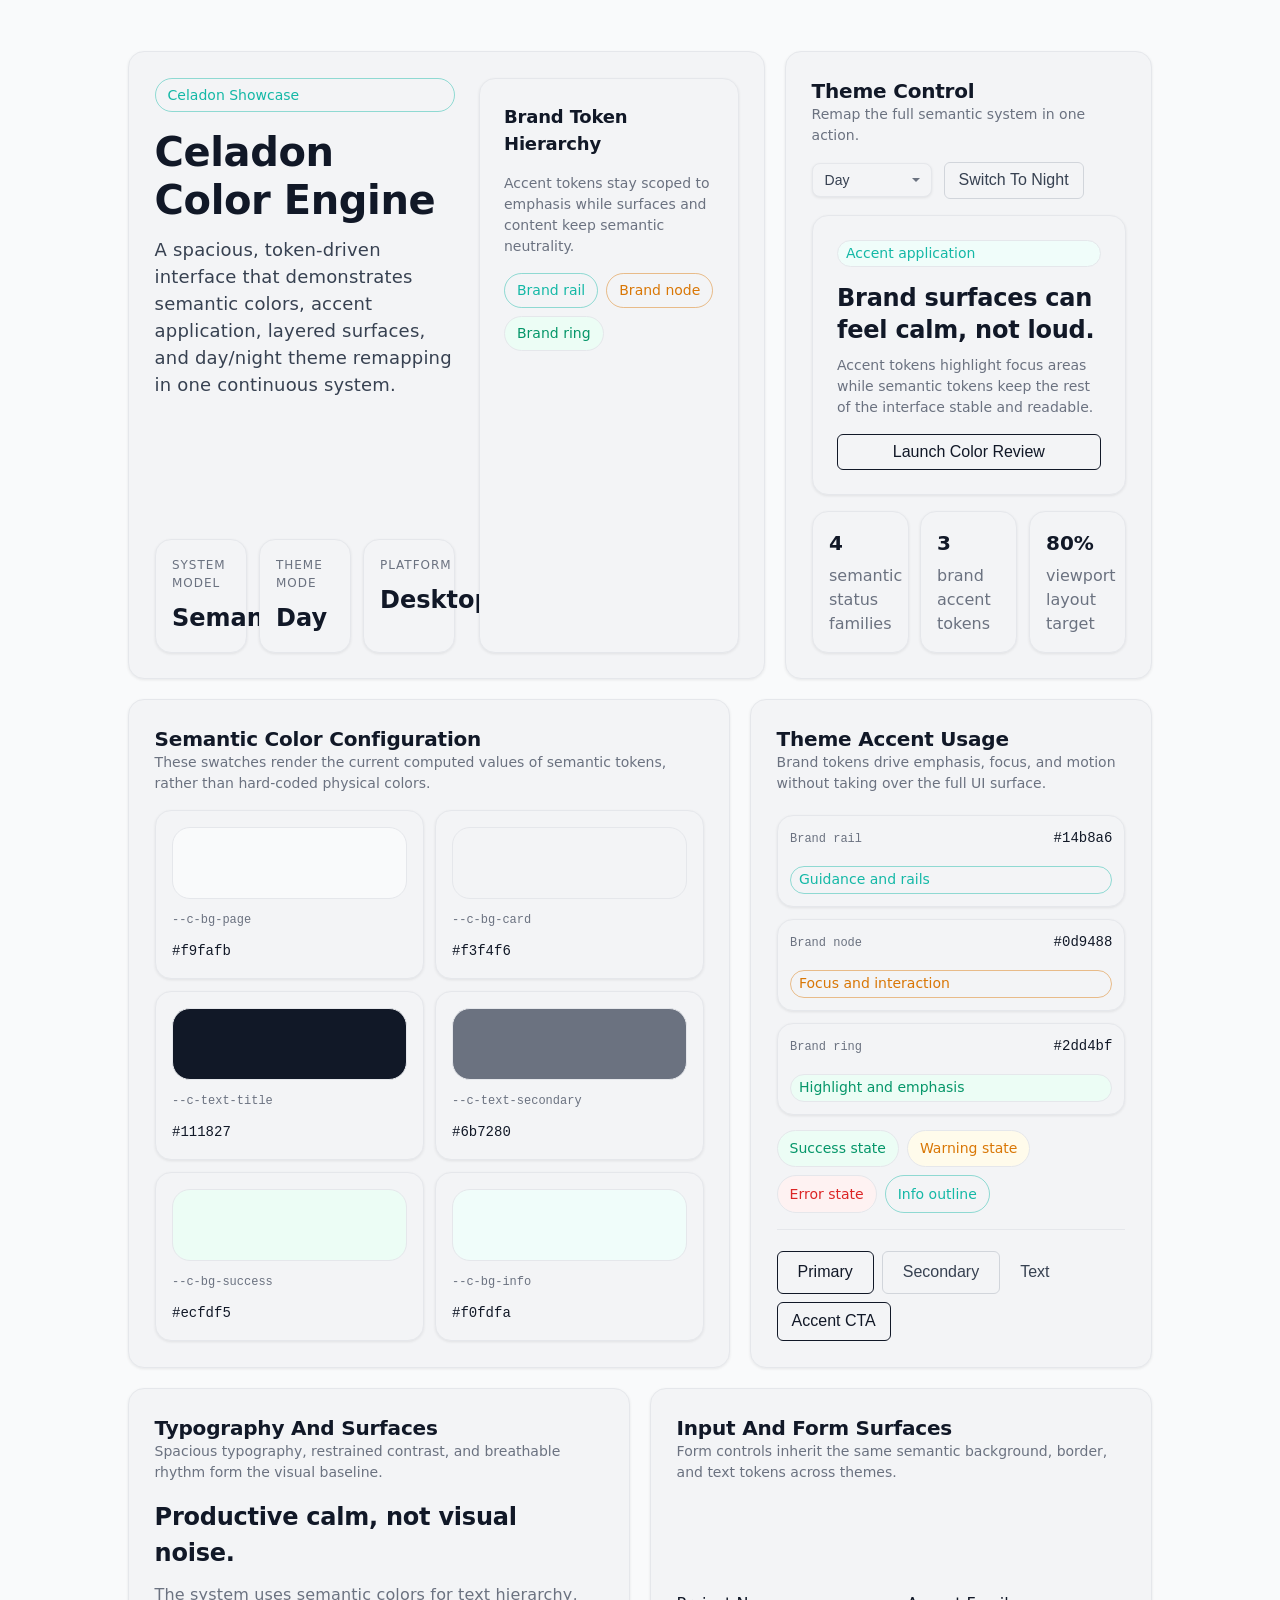
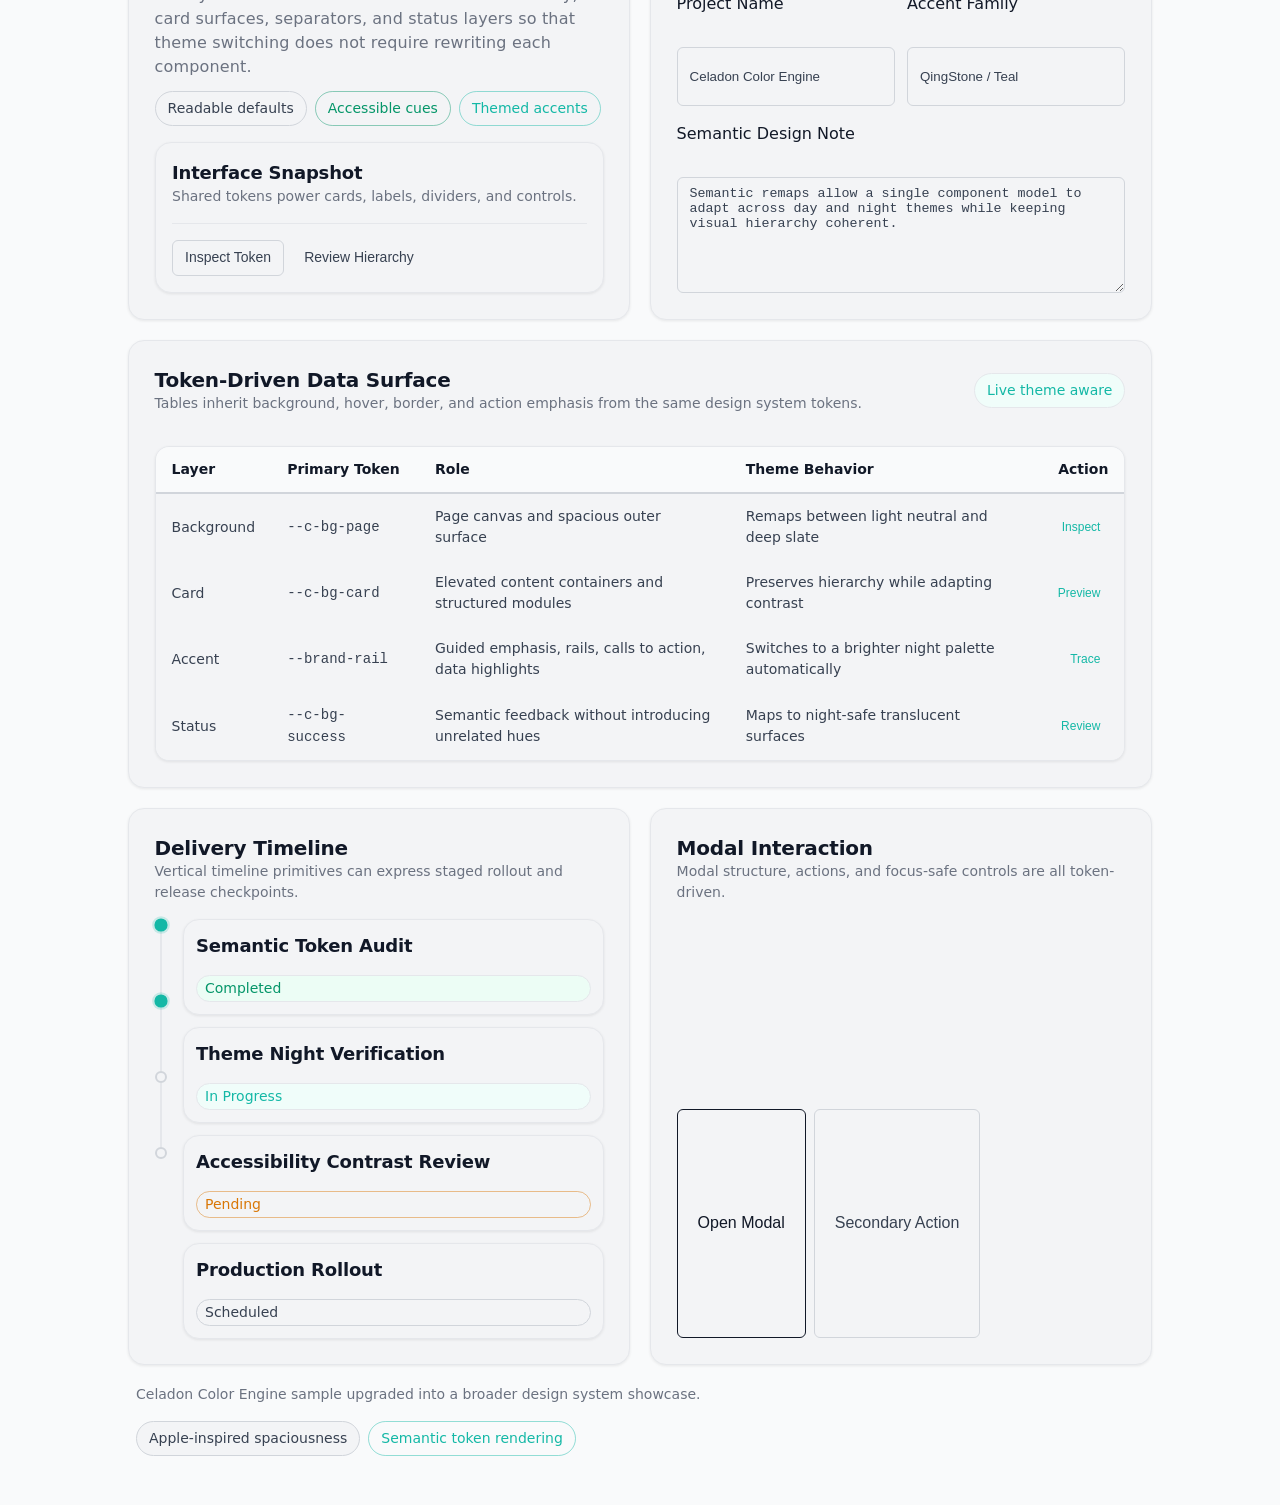
<file: samples/basic/index.html>
<!doctype html>
<html lang="zh-CN">
  <head>
    <meta charset="UTF-8" />
    <meta name="viewport" content="width=device-width, initial-scale=1.0" />
    <title>Celadon Color Engine Showcase</title>
    <link rel="stylesheet" href="../../index.css" />
    <link rel="stylesheet" href="../../desktop.css" />
    <style>
      :root {
        --sample-shell-width: min(80vw, 1440px);
      }

      * {
        box-sizing: border-box;
      }

      html,
      body {
        min-height: 100%;
      }

      body {
        margin: 0;
        min-height: 100vh;
        background: var(--c-bg-page);
      }

      .sample-app {
        width: var(--sample-shell-width);
        min-height: 80vh;
        margin: 0 auto;
        padding: clamp(24px, 4vw, 56px) 0;
      }

      .sample-stack {
        display: grid;
        gap: var(--space-4);
      }

      .sample-dashboard {
        display: grid;
        gap: var(--space-5);
      }

      .sample-grid {
        display: grid;
        gap: var(--space-5);
      }

      .sample-grid-top {
        grid-template-columns: minmax(0, 1.65fr) minmax(320px, 0.95fr);
      }

      .sample-grid-middle {
        grid-template-columns: minmax(0, 1.2fr) minmax(0, 0.8fr);
      }

      .sample-grid-lower {
        grid-template-columns: minmax(0, 1fr) minmax(0, 1fr);
      }

      .sample-panel {
        position: relative;
        overflow: hidden;
        padding: clamp(20px, 2vw, 32px);
      }

      .sample-hero {
        display: grid;
        grid-template-columns: minmax(0, 1.2fr) minmax(260px, 0.8fr);
        gap: var(--space-6);
        min-height: 340px;
      }

      .sample-hero-copy {
        display: grid;
        align-content: space-between;
        gap: var(--space-5);
      }

      .sample-hero-copy p {
        max-width: 56ch;
      }

      .sample-highlight-grid {
        display: grid;
        grid-template-columns: repeat(3, minmax(0, 1fr));
        gap: var(--space-3);
      }

      .sample-stat {
        padding: var(--space-4);
      }

      .sample-stat-label {
        display: block;
        margin-bottom: var(--space-2);
        color: var(--c-text-secondary);
        font-size: var(--fs-xs);
        text-transform: uppercase;
        letter-spacing: 0.08em;
      }

      .sample-stat-value {
        font-size: var(--fs-2xl);
        font-weight: var(--fw-semibold);
        color: var(--c-text-title);
      }

      .sample-accent-panel {
        display: grid;
        gap: var(--space-4);
        align-content: start;
      }

      .sample-toolbar {
        display: flex;
        flex-wrap: wrap;
        align-items: center;
        justify-content: space-between;
        gap: var(--space-4);
      }

      .sample-toolbar-actions {
        display: flex;
        flex-wrap: wrap;
        align-items: center;
        gap: var(--space-3);
      }

      .sample-kpi-row {
        display: grid;
        grid-template-columns: repeat(3, minmax(0, 1fr));
        gap: var(--space-3);
      }

      .sample-kpi {
        padding: var(--space-4);
      }

      .sample-kpi strong {
        display: block;
        margin-bottom: 6px;
        font-size: var(--fs-xl);
        color: var(--c-text-title);
      }

      .sample-actions {
        display: flex;
        flex-wrap: wrap;
        gap: var(--space-2);
      }

      .sample-token-grid {
        display: grid;
        grid-template-columns: repeat(2, minmax(0, 1fr));
        gap: var(--space-3);
      }

      .sample-token-card {
        display: grid;
        gap: var(--space-3);
        padding: var(--space-4);
      }

      .sample-swatch {
        width: 100%;
        height: 72px;
        border-radius: 18px;
        border: var(--bw-1) solid var(--c-border-light);
        background: var(--sample-swatch);
      }

      .sample-token-name {
        font-family: var(--font-mono);
        font-size: var(--fs-xs);
        color: var(--c-text-secondary);
      }

      .sample-token-value {
        font-family: var(--font-mono);
        font-size: var(--fs-sm);
        color: var(--c-text-title);
      }

      .sample-metric-rail {
        display: grid;
        gap: var(--space-3);
      }

      .sample-preview-card {
        display: grid;
        gap: var(--space-4);
      }

      .sample-chip-row {
        display: flex;
        flex-wrap: wrap;
        gap: var(--space-2);
      }

      .sample-type-stack {
        display: grid;
        gap: var(--space-3);
      }

      .sample-field {
        display: grid;
        gap: var(--space-2);
      }

      .sample-field label {
        color: var(--c-text-title);
        font-weight: var(--fw-medium);
      }

      .sample-form-grid {
        display: grid;
        grid-template-columns: repeat(2, minmax(0, 1fr));
        gap: var(--space-3);
      }

      .sample-table-caption {
        display: flex;
        justify-content: space-between;
        gap: var(--space-3);
        align-items: center;
        margin-bottom: var(--space-4);
        flex-wrap: wrap;
      }

      .sample-muted {
        color: var(--c-text-secondary);
      }

      .sample-note {
        max-width: 70ch;
      }

      .sample-footer {
        display: flex;
        justify-content: space-between;
        align-items: center;
        gap: var(--space-4);
        flex-wrap: wrap;
        padding: 0 var(--space-2);
      }

      .sample-timeline-layout {
        display: grid;
        grid-template-columns: auto minmax(0, 1fr);
        gap: var(--space-4);
        align-items: start;
      }

      .sample-timeline {
        --timeline-length: 240px;
      }

      .sample-timeline-events {
        display: grid;
        gap: var(--space-3);
      }

      .sample-modal-trigger-row {
        display: flex;
        gap: var(--space-2);
        flex-wrap: wrap;
      }

      /* Keep page hover interactions available when modal is closed. */
      .celadon-modal[aria-hidden="true"] .celadon-modal--overlay,
      .celadon-modal[aria-hidden="true"] .celadon-modal--content {
        pointer-events: none;
      }

      @media (max-width: 1180px) {
        :root {
          --sample-shell-width: min(92vw, 1440px);
        }

        .sample-grid-top,
        .sample-grid-middle,
        .sample-grid-lower,
        .sample-hero {
          grid-template-columns: 1fr;
        }
      }

      @media (max-width: 768px) {
        .sample-highlight-grid,
        .sample-kpi-row,
        .sample-token-grid,
        .sample-form-grid,
        .sample-timeline-layout {
          grid-template-columns: 1fr;
        }

        .sample-app {
          width: min(94vw, 1440px);
        }

        .sample-panel {
          padding: var(--space-5);
        }

        .sample-accent-panel {
          min-height: auto;
        }
      }
    </style>
  </head>
  <body class="theme-day">
    <main class="sample-app">
      <div class="sample-dashboard">
        <section class="sample-grid sample-grid-top">
          <article class="sample-panel sample-hero celadon-card celadon-card--large">
            <div class="sample-hero-copy">
              <div class="sample-stack">
                <span class="celadon-status celadon-status--outline celadon-status--info">
                  <span class="celadon-status__text">Celadon Showcase</span>
                </span>
                <div class="sample-stack" style="gap: var(--space-3)">
                  <h1 class="article-title-large">Celadon Color Engine</h1>
                  <p class="article-subtitle sample-note">
                    A spacious, token-driven interface that demonstrates semantic
                    colors, accent application, layered surfaces, and day/night
                    theme remapping in one continuous system.
                  </p>
                </div>
              </div>

              <div class="sample-highlight-grid">
                <div class="sample-stat celadon-card">
                  <span class="sample-stat-label">System Model</span>
                  <span class="sample-stat-value">Semantic</span>
                </div>
                <div class="sample-stat celadon-card">
                  <span class="sample-stat-label">Theme Mode</span>
                  <span class="sample-stat-value" id="theme-mode-label">Day</span>
                </div>
                <div class="sample-stat celadon-card">
                  <span class="sample-stat-label">Platform</span>
                  <span class="sample-stat-value">Desktop</span>
                </div>
              </div>
            </div>

            <div class="sample-accent-panel celadon-card celadon-card--large">
              <p class="sw-title-small">Brand Token Hierarchy</p>
              <p class="sw-subtitle-small sample-muted">
                Accent tokens stay scoped to emphasis while surfaces and content keep
                semantic neutrality.
              </p>
              <div class="sample-chip-row">
                <span class="celadon-status celadon-status--outline celadon-status--info">
                  <span class="celadon-status__text">Brand rail</span>
                </span>
                <span class="celadon-status celadon-status--outline celadon-status--warning">
                  <span class="celadon-status__text">Brand node</span>
                </span>
                <span class="celadon-status celadon-status--subtle celadon-status--success">
                  <span class="celadon-status__text">Brand ring</span>
                </span>
              </div>
            </div>
          </article>

          <aside class="sample-panel sample-stack celadon-card celadon-card--large">
            <div class="sample-toolbar">
              <div>
                <p class="sw-title">Theme Control</p>
                <p class="sw-subtitle-small sample-muted">
                  Remap the full semantic system in one action.
                </p>
              </div>
              <div class="sample-toolbar-actions">
                <div class="theme-selector-container">
                  <select id="theme-select" class="theme-selector-dropdown">
                    <option value="theme-day">Day</option>
                    <option value="theme-night">Night</option>
                  </select>
                  <span class="theme-selector-arrow"></span>
                </div>
                <button
                  id="theme-toggle"
                  type="button"
                  class="celadon-btn celadon-btn--secondary celadon-btn--pill"
                  aria-pressed="false"
                >
                  Switch To Night
                </button>
              </div>
            </div>

            <div class="sample-preview-card celadon-card celadon-card--large">
              <span class="celadon-status celadon-status--sm celadon-status--subtle celadon-status--info">
                <span class="celadon-status__text">Accent application</span>
              </span>
              <div class="sample-stack" style="gap: var(--space-2)">
                <strong class="sw-title-large">Brand surfaces can feel calm, not loud.</strong>
                <p class="sw-subtitle-small">
                  Accent tokens highlight focus areas while semantic tokens keep
                  the rest of the interface stable and readable.
                </p>
              </div>
              <button type="button" class="celadon-btn celadon-btn--primary celadon-btn--pill">
                Launch Color Review
              </button>
            </div>

            <div class="sample-kpi-row">
              <div class="sample-kpi celadon-card">
                <strong>4</strong>
                <span class="sample-muted">semantic status families</span>
              </div>
              <div class="sample-kpi celadon-card">
                <strong>3</strong>
                <span class="sample-muted">brand accent tokens</span>
              </div>
              <div class="sample-kpi celadon-card">
                <strong>80%</strong>
                <span class="sample-muted">viewport layout target</span>
              </div>
            </div>
          </aside>
        </section>

        <section class="sample-grid sample-grid-middle">
          <article class="sample-panel sample-stack celadon-card celadon-card--large">
            <div>
              <p class="sw-title">Semantic Color Configuration</p>
              <p class="sw-subtitle-small sample-muted">
                These swatches render the current computed values of semantic
                tokens, rather than hard-coded physical colors.
              </p>
            </div>

            <div class="sample-token-grid">
              <div class="sample-token-card celadon-card">
                <div class="sample-swatch" style="--sample-swatch: var(--c-bg-page)"></div>
                <span class="sample-token-name">--c-bg-page</span>
                <span class="sample-token-value" data-token-value="--c-bg-page"></span>
              </div>
              <div class="sample-token-card celadon-card">
                <div class="sample-swatch" style="--sample-swatch: var(--c-bg-card)"></div>
                <span class="sample-token-name">--c-bg-card</span>
                <span class="sample-token-value" data-token-value="--c-bg-card"></span>
              </div>
              <div class="sample-token-card celadon-card">
                <div class="sample-swatch" style="--sample-swatch: var(--c-text-title)"></div>
                <span class="sample-token-name">--c-text-title</span>
                <span class="sample-token-value" data-token-value="--c-text-title"></span>
              </div>
              <div class="sample-token-card celadon-card">
                <div class="sample-swatch" style="--sample-swatch: var(--c-text-secondary)"></div>
                <span class="sample-token-name">--c-text-secondary</span>
                <span class="sample-token-value" data-token-value="--c-text-secondary"></span>
              </div>
              <div class="sample-token-card celadon-card">
                <div class="sample-swatch" style="--sample-swatch: var(--c-bg-success)"></div>
                <span class="sample-token-name">--c-bg-success</span>
                <span class="sample-token-value" data-token-value="--c-bg-success"></span>
              </div>
              <div class="sample-token-card celadon-card">
                <div class="sample-swatch" style="--sample-swatch: var(--c-bg-info)"></div>
                <span class="sample-token-name">--c-bg-info</span>
                <span class="sample-token-value" data-token-value="--c-bg-info"></span>
              </div>
            </div>
          </article>

          <article class="sample-panel sample-stack celadon-card celadon-card--large">
            <div>
              <p class="sw-title">Theme Accent Usage</p>
              <p class="sw-subtitle-small sample-muted">
                Brand tokens drive emphasis, focus, and motion without taking
                over the full UI surface.
              </p>
            </div>

            <div class="sample-metric-rail">
              <div class="celadon-card celadon-card--compact sample-stack">
                <div class="sample-toolbar">
                  <span class="sample-token-name">Brand rail</span>
                  <span class="sample-token-value" data-token-value="--brand-rail"></span>
                </div>
                <span class="celadon-status celadon-status--sm celadon-status--outline celadon-status--info">
                  <span class="celadon-status__text">Guidance and rails</span>
                </span>
              </div>
              <div class="celadon-card celadon-card--compact sample-stack">
                <div class="sample-toolbar">
                  <span class="sample-token-name">Brand node</span>
                  <span class="sample-token-value" data-token-value="--brand-node"></span>
                </div>
                <span class="celadon-status celadon-status--sm celadon-status--outline celadon-status--warning">
                  <span class="celadon-status__text">Focus and interaction</span>
                </span>
              </div>
              <div class="celadon-card celadon-card--compact sample-stack">
                <div class="sample-toolbar">
                  <span class="sample-token-name">Brand ring</span>
                  <span class="sample-token-value" data-token-value="--brand-ring"></span>
                </div>
                <span class="celadon-status celadon-status--sm celadon-status--subtle celadon-status--success">
                  <span class="celadon-status__text">Highlight and emphasis</span>
                </span>
              </div>
            </div>

            <div class="sample-chip-row">
              <span class="celadon-status celadon-status--subtle celadon-status--success">
                <span class="celadon-status__text">Success state</span>
              </span>
              <span class="celadon-status celadon-status--subtle celadon-status--warning">
                <span class="celadon-status__text">Warning state</span>
              </span>
              <span class="celadon-status celadon-status--subtle celadon-status--error">
                <span class="celadon-status__text">Error state</span>
              </span>
              <span class="celadon-status celadon-status--outline celadon-status--info">
                <span class="celadon-status__text">Info outline</span>
              </span>
            </div>

            <div class="themed-divider"></div>

            <div class="sample-actions">
              <button type="button" class="celadon-btn celadon-btn--primary">
                Primary
              </button>
              <button type="button" class="celadon-btn celadon-btn--secondary">
                Secondary
              </button>
              <button type="button" class="celadon-btn celadon-btn--text">
                Text
              </button>
              <button type="button" class="celadon-btn celadon-btn--primary celadon-btn--pill">
                Accent CTA
              </button>
            </div>
          </article>
        </section>

        <section class="sample-grid sample-grid-lower">
          <article class="sample-panel sample-stack celadon-card celadon-card--large">
            <div>
              <p class="sw-title">Typography And Surfaces</p>
              <p class="sw-subtitle-small sample-muted">
                Spacious typography, restrained contrast, and breathable rhythm
                form the visual baseline.
              </p>
            </div>

            <div class="sample-type-stack">
              <h2 class="article-title-small">Productive calm, not visual noise.</h2>
              <p class="article-subtitle-small">
                The system uses semantic colors for text hierarchy, card surfaces,
                separators, and status layers so that theme switching does not
                require rewriting each component.
              </p>
              <div class="sample-chip-row">
                <span class="celadon-status celadon-status--neutral">
                  <span class="celadon-status__text">Readable defaults</span>
                </span>
                <span class="celadon-status celadon-status--outline celadon-status--success">
                  <span class="celadon-status__text">Accessible cues</span>
                </span>
                <span class="celadon-status celadon-status--outline celadon-status--info">
                  <span class="celadon-status__text">Themed accents</span>
                </span>
              </div>
            </div>

            <div class="celadon-card sample-stack">
              <div>
                <p class="sw-title-small">Interface Snapshot</p>
                <p class="sw-subtitle-small sample-muted">
                  Shared tokens power cards, labels, dividers, and controls.
                </p>
              </div>
              <div class="themed-divider"></div>
              <div class="sample-actions">
                <button type="button" class="celadon-btn celadon-btn--secondary celadon-btn--small">
                  Inspect Token
                </button>
                <button type="button" class="celadon-btn celadon-btn--text celadon-btn--small">
                  Review Hierarchy
                </button>
              </div>
            </div>
          </article>

          <article class="sample-panel sample-stack celadon-card celadon-card--large">
            <div>
              <p class="sw-title">Input And Form Surfaces</p>
              <p class="sw-subtitle-small sample-muted">
                Form controls inherit the same semantic background, border, and
                text tokens across themes.
              </p>
            </div>

            <form class="sample-stack">
              <div class="sample-form-grid">
                <div class="sample-field">
                  <label for="project-name">Project Name</label>
                  <input
                    id="project-name"
                    class="themed-input"
                    type="text"
                    value="Celadon Color Engine"
                  />
                </div>
                <div class="sample-field">
                  <label for="accent-family">Accent Family</label>
                  <input
                    id="accent-family"
                    class="themed-input"
                    type="text"
                    value="QingStone / Teal"
                  />
                </div>
              </div>

              <div class="sample-field">
                <label for="project-note">Semantic Design Note</label>
                <textarea
                  id="project-note"
                  class="themed-input"
                  rows="5"
                >Semantic remaps allow a single component model to adapt across day and night themes while keeping visual hierarchy coherent.</textarea>
              </div>
            </form>
          </article>
        </section>

        <section class="sample-panel sample-stack celadon-card celadon-card--large">
          <div class="sample-table-caption">
            <div>
              <p class="sw-title">Token-Driven Data Surface</p>
              <p class="sw-subtitle-small sample-muted">
                Tables inherit background, hover, border, and action emphasis from
                the same design system tokens.
              </p>
            </div>
            <span class="celadon-status celadon-status--subtle celadon-status--info">
              <span class="celadon-status__text">Live theme aware</span>
            </span>
          </div>

          <div class="celadon-table-container">
            <table class="celadon-table">
              <thead>
                <tr>
                  <th>Layer</th>
                  <th>Primary Token</th>
                  <th>Role</th>
                  <th>Theme Behavior</th>
                  <th class="table-col-actions">Action</th>
                </tr>
              </thead>
              <tbody>
                <tr>
                  <td>Background</td>
                  <td><code>--c-bg-page</code></td>
                  <td>Page canvas and spacious outer surface</td>
                  <td>Remaps between light neutral and deep slate</td>
                  <td class="table-col-actions">
                    <button class="celadon-table-action-btn" type="button">Inspect</button>
                  </td>
                </tr>
                <tr>
                  <td>Card</td>
                  <td><code>--c-bg-card</code></td>
                  <td>Elevated content containers and structured modules</td>
                  <td>Preserves hierarchy while adapting contrast</td>
                  <td class="table-col-actions">
                    <button class="celadon-table-action-btn" type="button">Preview</button>
                  </td>
                </tr>
                <tr>
                  <td>Accent</td>
                  <td><code>--brand-rail</code></td>
                  <td>Guided emphasis, rails, calls to action, data highlights</td>
                  <td>Switches to a brighter night palette automatically</td>
                  <td class="table-col-actions">
                    <button class="celadon-table-action-btn" type="button">Trace</button>
                  </td>
                </tr>
                <tr>
                  <td>Status</td>
                  <td><code>--c-bg-success</code></td>
                  <td>Semantic feedback without introducing unrelated hues</td>
                  <td>Maps to night-safe translucent surfaces</td>
                  <td class="table-col-actions">
                    <button class="celadon-table-action-btn" type="button">Review</button>
                  </td>
                </tr>
              </tbody>
            </table>
          </div>
        </section>

        <section class="sample-grid sample-grid-lower">
          <article class="sample-panel sample-stack celadon-card celadon-card--large">
            <div>
              <p class="sw-title">Delivery Timeline</p>
              <p class="sw-subtitle-small sample-muted">
                Vertical timeline primitives can express staged rollout and release checkpoints.
              </p>
            </div>

            <div class="sample-timeline-layout">
              <div class="celadon-timeline celadon-timeline--medium sample-timeline" aria-hidden="true">
                <span class="celadon-timeline__dot celadon-timeline__dot--active"></span>
                <span class="celadon-timeline__line"></span>
                <span class="celadon-timeline__dot celadon-timeline__dot--active"></span>
                <span class="celadon-timeline__line"></span>
                <span class="celadon-timeline__dot"></span>
                <span class="celadon-timeline__line"></span>
                <span class="celadon-timeline__dot"></span>
              </div>

              <div class="sample-timeline-events">
                <div class="celadon-card celadon-card--compact sample-stack">
                  <strong class="sw-title-small">Semantic Token Audit</strong>
                  <span class="celadon-status celadon-status--sm celadon-status--subtle celadon-status--success">
                    <span class="celadon-status__text">Completed</span>
                  </span>
                </div>
                <div class="celadon-card celadon-card--compact sample-stack">
                  <strong class="sw-title-small">Theme Night Verification</strong>
                  <span class="celadon-status celadon-status--sm celadon-status--subtle celadon-status--info">
                    <span class="celadon-status__text">In Progress</span>
                  </span>
                </div>
                <div class="celadon-card celadon-card--compact sample-stack">
                  <strong class="sw-title-small">Accessibility Contrast Review</strong>
                  <span class="celadon-status celadon-status--sm celadon-status--outline celadon-status--warning">
                    <span class="celadon-status__text">Pending</span>
                  </span>
                </div>
                <div class="celadon-card celadon-card--compact sample-stack">
                  <strong class="sw-title-small">Production Rollout</strong>
                  <span class="celadon-status celadon-status--sm celadon-status--neutral">
                    <span class="celadon-status__text">Scheduled</span>
                  </span>
                </div>
              </div>
            </div>
          </article>

          <article class="sample-panel sample-stack celadon-card celadon-card--large">
            <div>
              <p class="sw-title">Modal Interaction</p>
              <p class="sw-subtitle-small sample-muted">
                Modal structure, actions, and focus-safe controls are all token-driven.
              </p>
            </div>

            <div class="sample-modal-trigger-row">
              <button id="open-sample-modal" type="button" class="celadon-btn celadon-btn--primary">
                Open Modal
              </button>
              <button type="button" class="celadon-btn celadon-btn--secondary">
                Secondary Action
              </button>
            </div>
          </article>
        </section>

        <footer class="sample-footer">
          <p class="sw-subtitle-small sample-muted">
            Celadon Color Engine sample upgraded into a broader design system showcase.
          </p>
          <div class="sample-chip-row">
            <span class="celadon-status celadon-status--neutral">
              <span class="celadon-status__text">Apple-inspired spaciousness</span>
            </span>
            <span class="celadon-status celadon-status--outline celadon-status--info">
              <span class="celadon-status__text">Semantic token rendering</span>
            </span>
          </div>
        </footer>
      </div>
    </main>

    <div
      id="sample-modal"
      class="celadon-modal celadon-modal--medium celadon-modal--info"
      role="dialog"
      aria-modal="true"
      aria-labelledby="sample-modal-title"
      aria-hidden="true"
    >
      <div class="celadon-modal--overlay" data-sample-modal-close></div>
      <div class="celadon-modal--content">
        <div class="celadon-modal__header">
          <h2 id="sample-modal-title" class="celadon-modal__title">Release Checkpoint</h2>
          <button type="button" class="celadon-modal__close" data-sample-modal-close aria-label="Close modal">
            x
          </button>
        </div>
        <div class="celadon-modal__body sample-stack">
          <p class="sw-subtitle-small">
            This dialog demonstrates the native modal surface with semantic status cues and token-safe actions.
          </p>
          <span class="celadon-status celadon-status--subtle celadon-status--info">
            <span class="celadon-status__text">Theme-safe across day/night</span>
          </span>
        </div>
        <div class="celadon-modal__footer celadon-modal__footer--right">
          <button type="button" class="celadon-btn celadon-btn--secondary" data-sample-modal-close>
            Cancel
          </button>
          <button type="button" class="celadon-btn celadon-btn--primary" data-sample-modal-close>
            Confirm
          </button>
        </div>
      </div>
    </div>

    <script>
      const body = document.body;
      const toggle = document.getElementById("theme-toggle");
      const select = document.getElementById("theme-select");
      const themeModeLabel = document.getElementById("theme-mode-label");
      const tokenValueNodes = document.querySelectorAll("[data-token-value]");
      const openSampleModalButton = document.getElementById("open-sample-modal");
      const sampleModal = document.getElementById("sample-modal");
      const sampleModalCloseNodes = document.querySelectorAll("[data-sample-modal-close]");

      function getTokenValue(name) {
        return getComputedStyle(body).getPropertyValue(name).trim();
      }

      function refreshTokenValues() {
        tokenValueNodes.forEach((node) => {
          node.textContent = getTokenValue(node.dataset.tokenValue);
        });
      }

      function syncThemeControls() {
        const isNight = body.classList.contains("theme-night");
        const themeClass = isNight ? "theme-night" : "theme-day";

        toggle.textContent = isNight ? "Switch To Day" : "Switch To Night";
        toggle.setAttribute("aria-pressed", String(isNight));
        select.value = themeClass;
        themeModeLabel.textContent = isNight ? "Night" : "Day";

        refreshTokenValues();
      }

      function applyTheme(themeClass) {
        body.classList.remove("theme-day", "theme-night");
        body.classList.add(themeClass);
        syncThemeControls();
      }

      function openSampleModal() {
        sampleModal.classList.add("is-open");
        sampleModal.setAttribute("aria-hidden", "false");
      }

      function closeSampleModal() {
        sampleModal.classList.remove("is-open");
        sampleModal.setAttribute("aria-hidden", "true");
      }

      toggle.addEventListener("click", () => {
        applyTheme(body.classList.contains("theme-night") ? "theme-day" : "theme-night");
      });

      select.addEventListener("change", (event) => {
        applyTheme(event.target.value);
      });

      openSampleModalButton.addEventListener("click", openSampleModal);

      sampleModalCloseNodes.forEach((node) => {
        node.addEventListener("click", closeSampleModal);
      });

      document.addEventListener("keydown", (event) => {
        if (event.key === "Escape" && sampleModal.classList.contains("is-open")) {
          closeSampleModal();
        }
      });

      syncThemeControls();
    </script>
  </body>
</html>
</file>
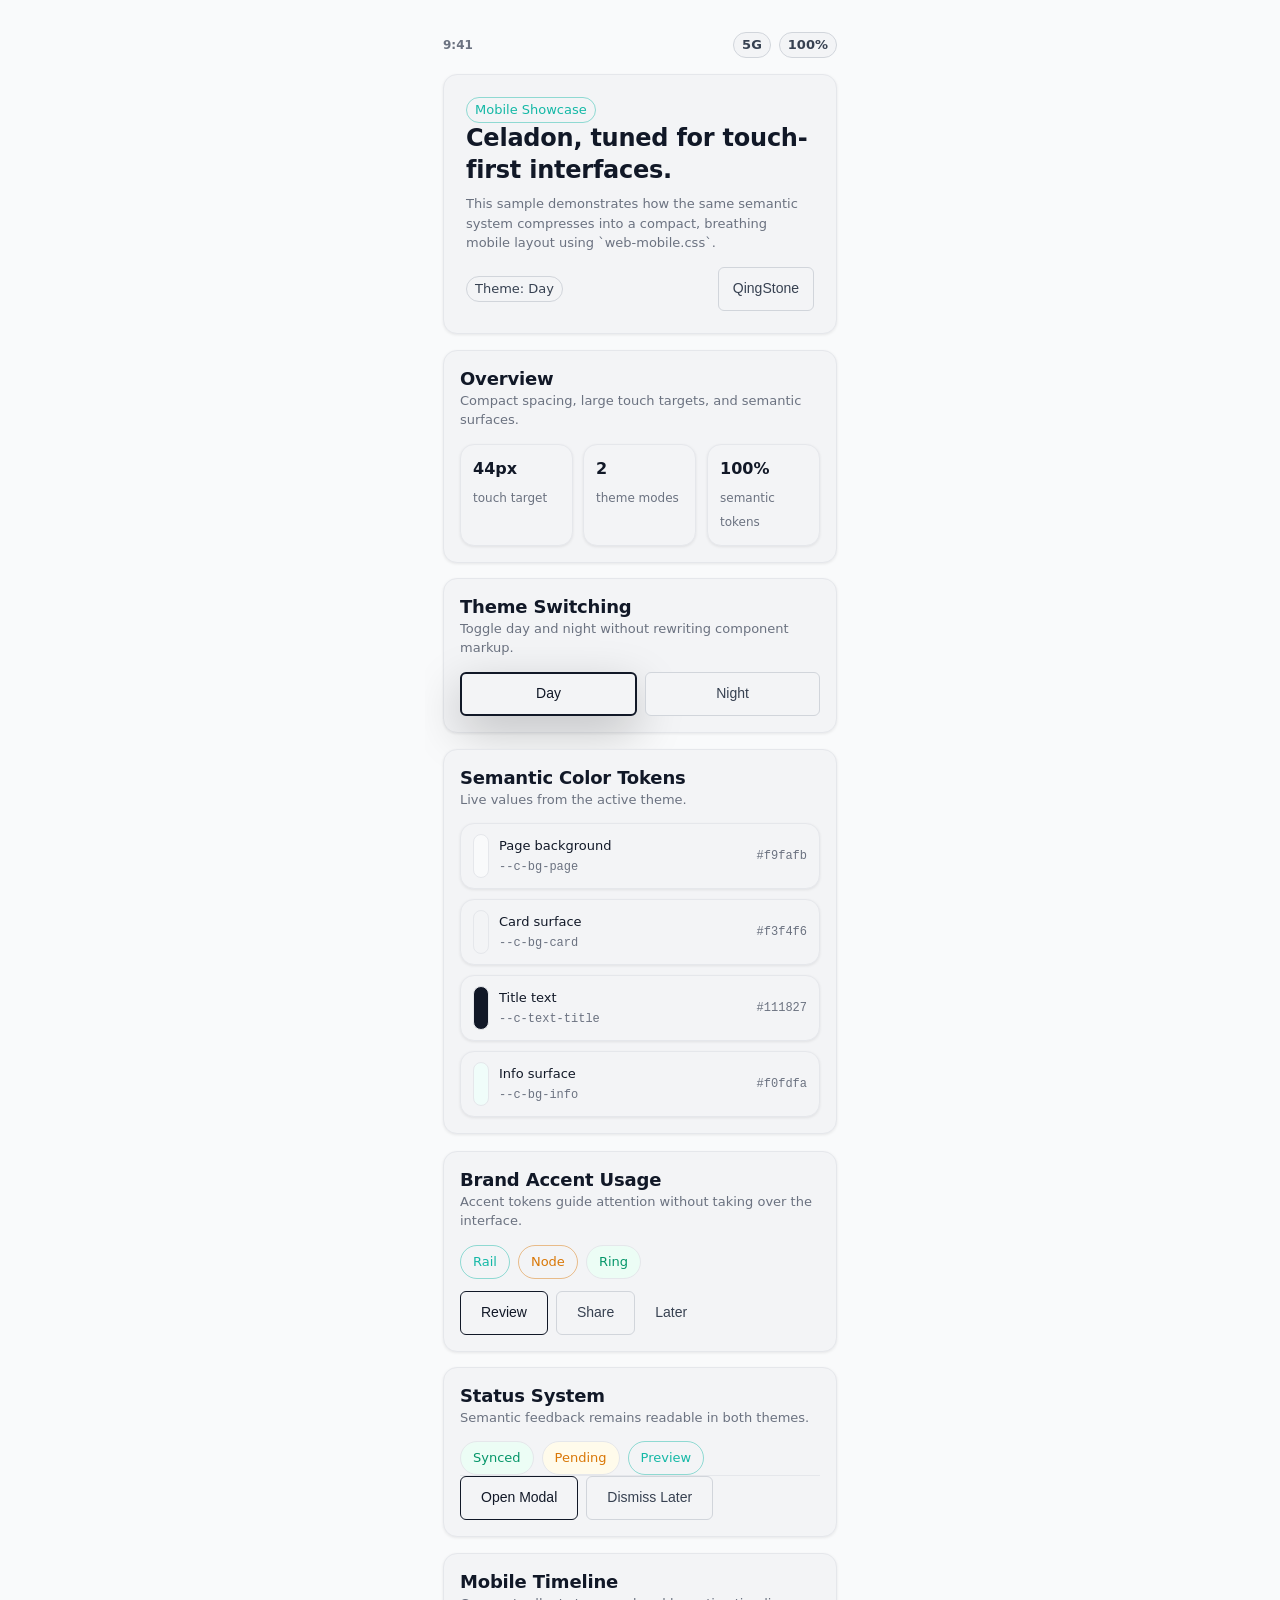
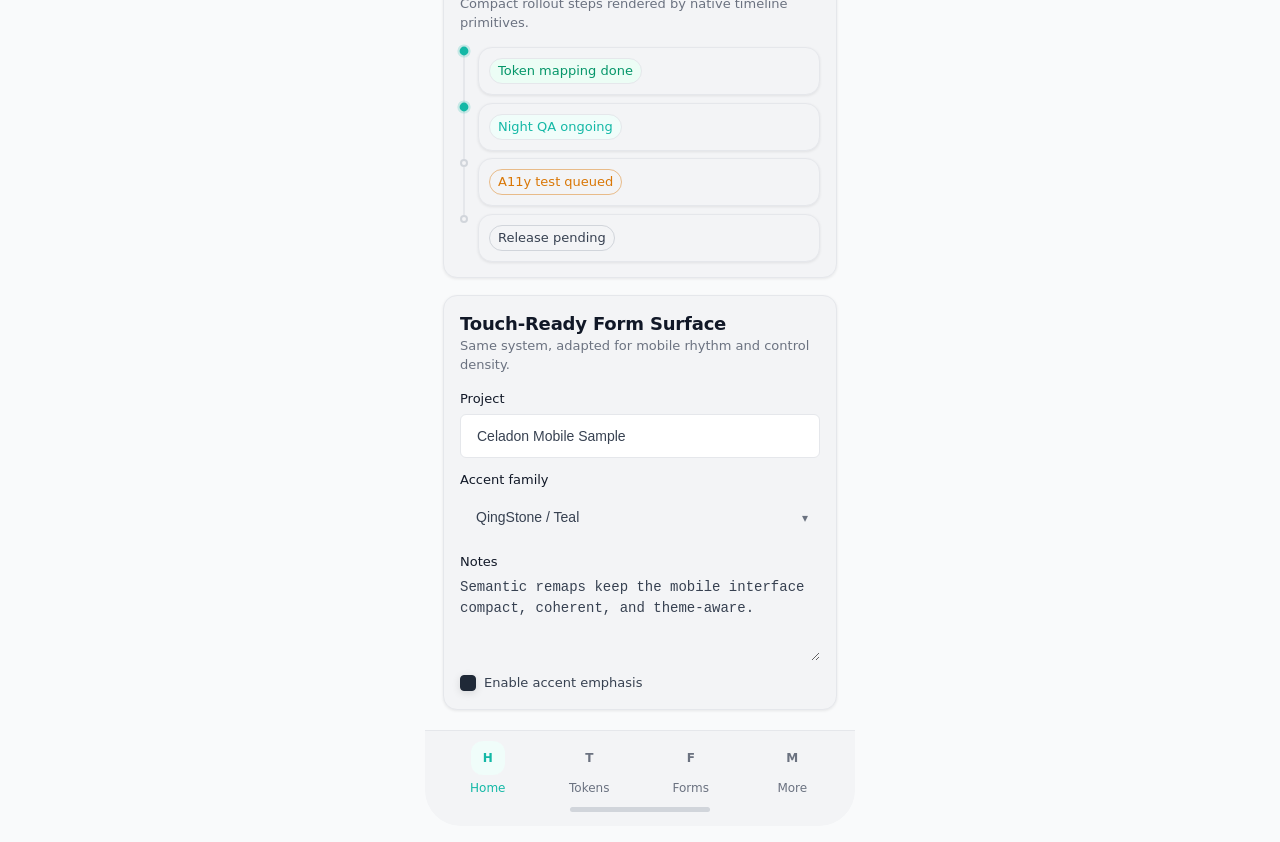
<file: samples/mobile/index.html>
<!doctype html>
<html lang="zh-CN">
  <head>
    <meta charset="UTF-8" />
    <meta
      name="viewport"
      content="width=device-width, initial-scale=1.0, viewport-fit=cover"
    />
    <title>Celadon Mobile Showcase</title>
    <link rel="stylesheet" href="../../index.css" />
    <link rel="stylesheet" href="../../web-mobile.css" />
    <style>
      :root {
        --mobile-safe-top: env(safe-area-inset-top, 0px);
        --mobile-safe-bottom: env(safe-area-inset-bottom, 0px);
      }

      * {
        box-sizing: border-box;
      }

      .sample-stack {
        display: grid;
        gap: var(--space-4);
      }

      html,
      body {
        min-height: 100%;
      }

      body {
        margin: 0;
        display: grid;
        place-items: center;
        padding:
          max(16px, var(--mobile-safe-top)) 16px
          max(16px, var(--mobile-safe-bottom));
        background: var(--c-bg-page);
      }

      .mobile-shell {
        width: min(100%, 430px);
        min-height: min(932px, 95vh);
        border-radius: 36px;
        overflow: hidden;
      }

      .mobile-app {
        position: relative;
        display: grid;
        grid-template-rows: auto 1fr auto;
        min-height: inherit;
      }

      .mobile-header {
        padding:
          max(16px, var(--mobile-safe-top)) 18px
          14px 18px;
      }

      .mobile-statusbar {
        display: flex;
        justify-content: space-between;
        align-items: center;
        margin-bottom: 16px;
        color: var(--c-text-secondary);
        font-size: var(--fs-xs);
        font-weight: var(--fw-semibold);
      }

      .mobile-status-icons {
        display: flex;
        align-items: center;
        gap: 8px;
      }

      .mobile-hero {
        padding: 22px;
      }

      .mobile-hero-actions {
        display: flex;
        align-items: center;
        justify-content: space-between;
        gap: var(--space-3);
        margin-top: var(--space-4);
      }

      .mobile-content {
        padding: 2px 18px calc(20px + var(--mobile-safe-bottom));
        overflow: auto;
        display: grid;
        align-content: start;
        gap: 16px;
        scroll-behavior: smooth;
        overscroll-behavior-y: contain;
        -webkit-overflow-scrolling: touch;
        scrollbar-width: none;
        scroll-padding-top: 12px;
        scroll-padding-bottom: calc(24px + var(--mobile-safe-bottom));
      }

      .mobile-content::-webkit-scrollbar {
        display: none;
      }

      .mobile-panel {
        padding: 16px;
      }

      .mobile-panel-header {
        display: flex;
        align-items: start;
        justify-content: space-between;
        gap: var(--space-3);
        margin-bottom: 14px;
      }

      .mobile-subtle {
        color: var(--c-text-secondary);
      }

      .mobile-kpi-grid {
        display: grid;
        grid-template-columns: repeat(3, minmax(0, 1fr));
        gap: 10px;
      }

      .mobile-kpi {
        padding: 12px;
      }

      .mobile-kpi strong {
        display: block;
        margin-bottom: 4px;
        color: var(--c-text-title);
        font-size: var(--fs-lg);
      }

      .mobile-kpi span {
        font-size: var(--fs-xs);
        color: var(--c-text-secondary);
      }

      .mobile-token-list {
        display: grid;
        gap: 10px;
      }

      .mobile-token-item {
        display: grid;
        grid-template-columns: auto 1fr auto;
        gap: 10px;
        align-items: center;
        padding: 10px 12px;
      }

      .mobile-swatch {
        width: 16px;
        height: 44px;
        border-radius: 999px;
        border: var(--bw-1) solid var(--c-border-light);
        background: var(--swatch-color);
      }

      .mobile-token-meta {
        display: grid;
        gap: 2px;
      }

      .mobile-token-name {
        color: var(--c-text-title);
        font-size: var(--fs-sm);
        font-weight: var(--fw-medium);
      }

      .mobile-token-value {
        color: var(--c-text-secondary);
        font-size: var(--fs-xs);
        font-family: var(--font-mono);
      }

      .mobile-theme-controls {
        display: flex;
        gap: 8px;
        width: 100%;
      }

      .mobile-theme-btn {
        flex: 1;
      }

      .mobile-accent-row,
      .mobile-status-row,
      .mobile-action-row {
        display: flex;
        gap: 8px;
        flex-wrap: wrap;
      }

      .mobile-form {
        display: grid;
        gap: 12px;
      }

      .mobile-timeline-layout {
        display: grid;
        grid-template-columns: auto minmax(0, 1fr);
        gap: var(--space-3);
        align-items: start;
      }

      .mobile-timeline {
        --timeline-length: 176px;
      }

      /* Keep page hover interactions available when modal is closed. */
      .celadon-modal[aria-hidden="true"] .celadon-modal--overlay,
      .celadon-modal[aria-hidden="true"] .celadon-modal--content {
        pointer-events: none;
      }

      .mobile-bottom-nav {
        position: relative;
        padding:
          10px 16px max(14px, var(--mobile-safe-bottom));
        border-top: var(--bw-1) solid var(--c-border-light);
        background: var(--c-bg-card);
      }

      .mobile-bottom-nav-list {
        display: grid;
        grid-template-columns: repeat(4, 1fr);
        gap: 8px;
      }

      .mobile-nav-item {
        display: grid;
        justify-items: center;
        gap: 4px;
        color: var(--c-text-secondary);
        font-size: var(--fs-xs);
      }

      .mobile-nav-item strong {
        width: 34px;
        height: 34px;
        display: grid;
        place-items: center;
        border-radius: 12px;
        color: inherit;
        background: transparent;
      }

      .mobile-nav-item.is-active {
        color: var(--brand-rail);
      }

      .mobile-nav-item.is-active strong {
        background: var(--c-bg-info);
      }

      .mobile-home-indicator {
        width: 140px;
        height: 5px;
        margin: 10px auto 0;
        border-radius: 999px;
        background: var(--c-border-medium);
      }

      @media (max-width: 420px) {
        body {
          padding-inline: 0;
          padding-bottom: 0;
        }

        .mobile-shell {
          width: 100%;
          min-height: 100vh;
          border-radius: 0;
          border-left: none;
          border-right: none;
        }

        .mobile-timeline-layout {
          grid-template-columns: 1fr;
        }

      }
    </style>
  </head>
  <body class="theme-day">
    <main class="mobile-shell">
      <div class="mobile-app">
        <header class="mobile-header">
          <div class="mobile-statusbar">
            <span>9:41</span>
            <div class="mobile-status-icons">
              <span class="celadon-status celadon-status--sm celadon-status--neutral">
                <span class="celadon-status__text">5G</span>
              </span>
              <span class="celadon-status celadon-status--sm celadon-status--neutral">
                <span class="celadon-status__text">100%</span>
              </span>
            </div>
          </div>

          <section class="mobile-hero celadon-card celadon-card--large">
            <span class="celadon-status celadon-status--sm celadon-status--outline celadon-status--info">
              <span class="celadon-status__text">Mobile Showcase</span>
            </span>
            <div class="sample-stack" style="gap: var(--space-2)">
              <strong class="sw-title-large">Celadon, tuned for touch-first interfaces.</strong>
              <p class="sw-subtitle-small">
                This sample demonstrates how the same semantic system compresses
                into a compact, breathing mobile layout using `web-mobile.css`.
              </p>
            </div>
            <div class="mobile-hero-actions">
              <span class="celadon-status celadon-status--sm celadon-status--neutral">
                <span class="celadon-status__text" id="theme-mode-badge">Theme: Day</span>
              </span>
              <button type="button" class="celadon-btn celadon-btn--secondary celadon-btn--pill">QingStone</button>
            </div>
          </section>
        </header>

        <section class="mobile-content">
          <article class="mobile-panel celadon-card">
            <div class="mobile-panel-header">
              <div>
                <p class="sw-title">Overview</p>
                <p class="sw-subtitle-small mobile-subtle">
                  Compact spacing, large touch targets, and semantic surfaces.
                </p>
              </div>
            </div>

            <div class="mobile-kpi-grid">
              <div class="mobile-kpi celadon-card celadon-card--compact">
                <strong>44px</strong>
                <span>touch target</span>
              </div>
              <div class="mobile-kpi celadon-card celadon-card--compact">
                <strong>2</strong>
                <span>theme modes</span>
              </div>
              <div class="mobile-kpi celadon-card celadon-card--compact">
                <strong>100%</strong>
                <span>semantic tokens</span>
              </div>
            </div>
          </article>

          <article class="mobile-panel celadon-card">
            <div class="mobile-panel-header">
              <div>
                <p class="sw-title">Theme Switching</p>
                <p class="sw-subtitle-small mobile-subtle">
                  Toggle day and night without rewriting component markup.
                </p>
              </div>
            </div>

            <div class="mobile-theme-controls">
              <button
                id="theme-day-btn"
                type="button"
                class="celadon-btn celadon-btn--secondary celadon-btn--pill mobile-theme-btn"
              >
                Day
              </button>
              <button
                id="theme-night-btn"
                type="button"
                class="celadon-btn celadon-btn--secondary celadon-btn--pill mobile-theme-btn"
              >
                Night
              </button>
            </div>
          </article>

          <article class="mobile-panel celadon-card">
            <div class="mobile-panel-header">
              <div>
                <p class="sw-title">Semantic Color Tokens</p>
                <p class="sw-subtitle-small mobile-subtle">
                  Live values from the active theme.
                </p>
              </div>
            </div>

            <div class="mobile-token-list">
              <div class="mobile-token-item celadon-card celadon-card--compact">
                <div class="mobile-swatch" style="--swatch-color: var(--c-bg-page)"></div>
                <div class="mobile-token-meta">
                  <span class="mobile-token-name">Page background</span>
                  <span class="mobile-token-value">--c-bg-page</span>
                </div>
                <span class="mobile-token-value" data-token="--c-bg-page"></span>
              </div>
              <div class="mobile-token-item celadon-card celadon-card--compact">
                <div class="mobile-swatch" style="--swatch-color: var(--c-bg-card)"></div>
                <div class="mobile-token-meta">
                  <span class="mobile-token-name">Card surface</span>
                  <span class="mobile-token-value">--c-bg-card</span>
                </div>
                <span class="mobile-token-value" data-token="--c-bg-card"></span>
              </div>
              <div class="mobile-token-item celadon-card celadon-card--compact">
                <div class="mobile-swatch" style="--swatch-color: var(--c-text-title)"></div>
                <div class="mobile-token-meta">
                  <span class="mobile-token-name">Title text</span>
                  <span class="mobile-token-value">--c-text-title</span>
                </div>
                <span class="mobile-token-value" data-token="--c-text-title"></span>
              </div>
              <div class="mobile-token-item celadon-card celadon-card--compact">
                <div class="mobile-swatch" style="--swatch-color: var(--c-bg-info)"></div>
                <div class="mobile-token-meta">
                  <span class="mobile-token-name">Info surface</span>
                  <span class="mobile-token-value">--c-bg-info</span>
                </div>
                <span class="mobile-token-value" data-token="--c-bg-info"></span>
              </div>
            </div>
          </article>

          <article class="mobile-panel celadon-card">
            <div class="mobile-panel-header">
              <div>
                <p class="sw-title">Brand Accent Usage</p>
                <p class="sw-subtitle-small mobile-subtle">
                  Accent tokens guide attention without taking over the interface.
                </p>
              </div>
            </div>

            <div class="mobile-accent-row">
              <span class="celadon-status celadon-status--outline celadon-status--info">
                <span class="celadon-status__text">Rail</span>
              </span>
              <span class="celadon-status celadon-status--outline celadon-status--warning">
                <span class="celadon-status__text">Node</span>
              </span>
              <span class="celadon-status celadon-status--subtle celadon-status--success">
                <span class="celadon-status__text">Ring</span>
              </span>
            </div>

            <div class="mobile-action-row" style="margin-top: 12px">
              <button type="button" class="celadon-btn celadon-btn--primary">
                Review
              </button>
              <button type="button" class="celadon-btn celadon-btn--secondary">
                Share
              </button>
              <button type="button" class="celadon-btn celadon-btn--text">
                Later
              </button>
            </div>
          </article>

          <article class="mobile-panel celadon-card">
            <div class="mobile-panel-header">
              <div>
                <p class="sw-title">Status System</p>
                <p class="sw-subtitle-small mobile-subtle">
                  Semantic feedback remains readable in both themes.
                </p>
              </div>
            </div>

            <div class="mobile-status-row">
              <span class="celadon-status celadon-status--subtle celadon-status--success">
                <span class="celadon-status__text">Synced</span>
              </span>
              <span class="celadon-status celadon-status--subtle celadon-status--warning">
                <span class="celadon-status__text">Pending</span>
              </span>
              <span class="celadon-status celadon-status--outline celadon-status--info">
                <span class="celadon-status__text">Preview</span>
              </span>
            </div>

            <div class="themed-divider"></div>

            <div class="mobile-action-row">
              <button id="open-mobile-modal" type="button" class="celadon-btn celadon-btn--primary">
                Open Modal
              </button>
              <button type="button" class="celadon-btn celadon-btn--secondary">
                Dismiss Later
              </button>
            </div>
          </article>

          <article class="mobile-panel celadon-card">
            <div class="mobile-panel-header">
              <div>
                <p class="sw-title">Mobile Timeline</p>
                <p class="sw-subtitle-small mobile-subtle">
                  Compact rollout steps rendered by native timeline primitives.
                </p>
              </div>
            </div>

            <div class="mobile-timeline-layout">
              <div class="celadon-timeline celadon-timeline--small mobile-timeline" aria-hidden="true">
                <span class="celadon-timeline__dot celadon-timeline__dot--active"></span>
                <span class="celadon-timeline__line"></span>
                <span class="celadon-timeline__dot celadon-timeline__dot--active"></span>
                <span class="celadon-timeline__line"></span>
                <span class="celadon-timeline__dot"></span>
                <span class="celadon-timeline__line"></span>
                <span class="celadon-timeline__dot"></span>
              </div>

              <div class="sample-stack" style="gap: var(--space-2)">
                <div class="celadon-card celadon-card--compact">
                  <span class="celadon-status celadon-status--sm celadon-status--subtle celadon-status--success">
                    <span class="celadon-status__text">Token mapping done</span>
                  </span>
                </div>
                <div class="celadon-card celadon-card--compact">
                  <span class="celadon-status celadon-status--sm celadon-status--subtle celadon-status--info">
                    <span class="celadon-status__text">Night QA ongoing</span>
                  </span>
                </div>
                <div class="celadon-card celadon-card--compact">
                  <span class="celadon-status celadon-status--sm celadon-status--outline celadon-status--warning">
                    <span class="celadon-status__text">A11y test queued</span>
                  </span>
                </div>
                <div class="celadon-card celadon-card--compact">
                  <span class="celadon-status celadon-status--sm celadon-status--neutral">
                    <span class="celadon-status__text">Release pending</span>
                  </span>
                </div>
              </div>
            </div>
          </article>

          <article class="mobile-panel celadon-card">
            <div class="mobile-panel-header">
              <div>
                <p class="sw-title">Touch-Ready Form Surface</p>
                <p class="sw-subtitle-small mobile-subtle">
                  Same system, adapted for mobile rhythm and control density.
                </p>
              </div>
            </div>

            <form class="mobile-form">
              <label class="celadon-field">
                <span class="celadon-field__label">Project</span>
                <input
                  class="celadon-control"
                  type="text"
                  value="Celadon Mobile Sample"
                />
              </label>

              <label class="celadon-field">
                <span class="celadon-field__label">Accent family</span>
                <div class="celadon-select-wrap">
                  <select class="celadon-select celadon-control">
                    <option>QingStone / Teal</option>
                    <option>System Neutral</option>
                  </select>
                </div>
              </label>

              <label class="celadon-field">
                <span class="celadon-field__label">Notes</span>
                <textarea class="celadon-textarea celadon-control" rows="4">Semantic remaps keep the mobile interface compact, coherent, and theme-aware.</textarea>
              </label>

              <label class="celadon-check celadon-accented">
                <input type="checkbox" checked />
                <span>Enable accent emphasis</span>
              </label>
            </form>
          </article>
        </section>

        <nav class="mobile-bottom-nav" aria-label="Mobile navigation">
          <div class="mobile-bottom-nav-list">
            <div class="mobile-nav-item is-active">
              <strong>H</strong>
              <span>Home</span>
            </div>
            <div class="mobile-nav-item">
              <strong>T</strong>
              <span>Tokens</span>
            </div>
            <div class="mobile-nav-item">
              <strong>F</strong>
              <span>Forms</span>
            </div>
            <div class="mobile-nav-item">
              <strong>M</strong>
              <span>More</span>
            </div>
          </div>
          <div class="mobile-home-indicator" aria-hidden="true"></div>
        </nav>
      </div>
    </main>

    <div
      id="mobile-sample-modal"
      class="celadon-modal celadon-modal--small celadon-modal--confirm"
      role="dialog"
      aria-modal="true"
      aria-labelledby="mobile-modal-title"
      aria-hidden="true"
    >
      <div class="celadon-modal--overlay" data-mobile-modal-close></div>
      <div class="celadon-modal--content">
        <div class="celadon-modal__header">
          <h2 id="mobile-modal-title" class="celadon-modal__title">Mobile Checkpoint</h2>
          <button type="button" class="celadon-modal__close" data-mobile-modal-close aria-label="Close modal">
            x
          </button>
        </div>
        <div class="celadon-modal__body">
          <p class="sw-subtitle-small">Native modal confirms touch-ready actions with semantic component styles.</p>
        </div>
        <div class="celadon-modal__footer celadon-modal__footer--right">
          <button type="button" class="celadon-btn celadon-btn--secondary" data-mobile-modal-close>
            Cancel
          </button>
          <button type="button" class="celadon-btn celadon-btn--primary" data-mobile-modal-close>
            Continue
          </button>
        </div>
      </div>
    </div>

    <script>
      const body = document.body;
      const dayButton = document.getElementById("theme-day-btn");
      const nightButton = document.getElementById("theme-night-btn");
      const themeModeBadge = document.getElementById("theme-mode-badge");
      const tokenNodes = document.querySelectorAll("[data-token]");
      const openMobileModalButton = document.getElementById("open-mobile-modal");
      const mobileSampleModal = document.getElementById("mobile-sample-modal");
      const mobileModalCloseNodes = document.querySelectorAll("[data-mobile-modal-close]");

      function getTokenValue(name) {
        return getComputedStyle(body).getPropertyValue(name).trim();
      }

      function renderTokenValues() {
        tokenNodes.forEach((node) => {
          node.textContent = getTokenValue(node.dataset.token);
        });
      }

      function renderThemeState() {
        const isNight = body.classList.contains("theme-night");

        dayButton.setAttribute("aria-pressed", String(!isNight));
        nightButton.setAttribute("aria-pressed", String(isNight));

        dayButton.classList.toggle("celadon-btn--primary", !isNight);
        dayButton.classList.toggle("celadon-btn--secondary", isNight);
        nightButton.classList.toggle("celadon-btn--primary", isNight);
        nightButton.classList.toggle("celadon-btn--secondary", !isNight);

        themeModeBadge.textContent = isNight ? "Theme: Night" : "Theme: Day";
        renderTokenValues();
      }

      function applyTheme(themeClass) {
        body.classList.remove("theme-day", "theme-night");
        body.classList.add(themeClass);
        renderThemeState();
      }

      function openMobileModal() {
        mobileSampleModal.classList.add("is-open");
        mobileSampleModal.setAttribute("aria-hidden", "false");
      }

      function closeMobileModal() {
        mobileSampleModal.classList.remove("is-open");
        mobileSampleModal.setAttribute("aria-hidden", "true");
      }

      dayButton.addEventListener("click", () => applyTheme("theme-day"));
      nightButton.addEventListener("click", () => applyTheme("theme-night"));
      openMobileModalButton.addEventListener("click", openMobileModal);

      mobileModalCloseNodes.forEach((node) => {
        node.addEventListener("click", closeMobileModal);
      });

      document.addEventListener("keydown", (event) => {
        if (event.key === "Escape" && mobileSampleModal.classList.contains("is-open")) {
          closeMobileModal();
        }
      });

      renderThemeState();
    </script>
  </body>
</html>
</file>
<file: index.css>
/* index.css - Celadon Color Engine 通用入口 */
/* 桌面端和移动端共享的样式 */

@layer reset, tokens, base, components, utilities;

/* =========================
   Tokens & Themes（仅变量）
   ========================= */
@import './tokens/colors.css';
@import './tokens/typography.css';
@import './tokens/spacing.css';
@import './tokens/z-index.css';

/* 2. 主题配置（日间/夜间模式） */
@import './themes/day-night.css';

/* =========================
   Base（若内部有 @layer base，会落在 base 层）
   ========================= */
@import './layers/reset.css';
@import './base/base.css';

/* =========================
   Components（内部应使用 @layer components）
   ========================= */
@import './components/button.css';
@import './components/card.css';
@import './components/form.css';
@import './components/modal.css';
@import './components/status.css';
@import './components/titles.css';
@import './components/header.css';
@import './components/dropdown.css';
@import './components/timeline.css';
@import './components/theme-selector.css';
@import './components/accent-targets.css';
@import './components/table.css';

/* =========================
   Utilities（内部应使用 @layer utilities）
   ========================= */
@import './utilities/index.css';

/* =========================
   Overrides / Hotfix（兜底覆盖，建议也放在 components 或 utilities 层里）
   ========================= */
@import './overrides/hotfix.css';

/* =========================
   平台特定样式
   ========================= */
/* 注意：平台文件是“适配层”，只允许 remap 标准 token 与平台能力，不允许重写组件视觉规则。
 * 桌面端和移动端需要额外引入对应的平台特定文件：
 * 桌面端在 main.ts 中引入：import './celadon-color-engine/desktop.css'
 * Web 移动端在 main.ts 中引入：import './celadon-color-engine/web-mobile.css'
 * uni-app 移动端在 main.ts 中引入：import './celadon-color-engine/mobile.css'
 */
</file>
<file: desktop.css>
/* desktop.css - Web desktop platform remap layer
 * Constraint: platform files only remap standard tokens and platform capabilities.
 * No component visual overrides are allowed here.
 */

:root {
  --hit-area: 36px;
  --hit-area-large: 44px;
}

@media (hover: hover) and (pointer: fine) {
  :root {
    --ease-fast: 0.16s ease;
  }
}

/* Desktop scrollbar tuning (token-driven, no fallback colors). */
::-webkit-scrollbar {
  width: var(--space-2);
  height: var(--space-2);
}

::-webkit-scrollbar-track {
  background: var(--c-bg-card);
}

::-webkit-scrollbar-thumb {
  background: var(--c-border-medium);
  border-radius: var(--radius-sm);
}

::-webkit-scrollbar-thumb:hover {
  background: var(--c-text-secondary);
}
</file>
<file: web-mobile.css>
/* web-mobile.css - Web mobile platform remap layer
 * Constraint: platform files only remap standard tokens and platform capabilities.
 * No component visual overrides are allowed here.
 */

:root {
  --hit-area: 44px;
  --hit-area-large: 44px;

  /* Compact spacing rhythm for mobile web screens. */
  --space-3: 0.625rem;
  --space-4: 0.875rem;
  --space-5: 1rem;
  --space-6: 1.25rem;

  /* Typography scale remap for narrow mobile viewport. */
  --fs-sm: 0.8125rem;
  --fs-md: 0.875rem;
  --fs-lg: 1rem;
  --fs-xl: 1.125rem;

  --radius-lg: 0.75rem;
  --radius-xl: 0.875rem;
}

@media (hover: none), (pointer: coarse) {
  :root {
    --ease-fast: 0.12s ease;
  }
}
</file>
